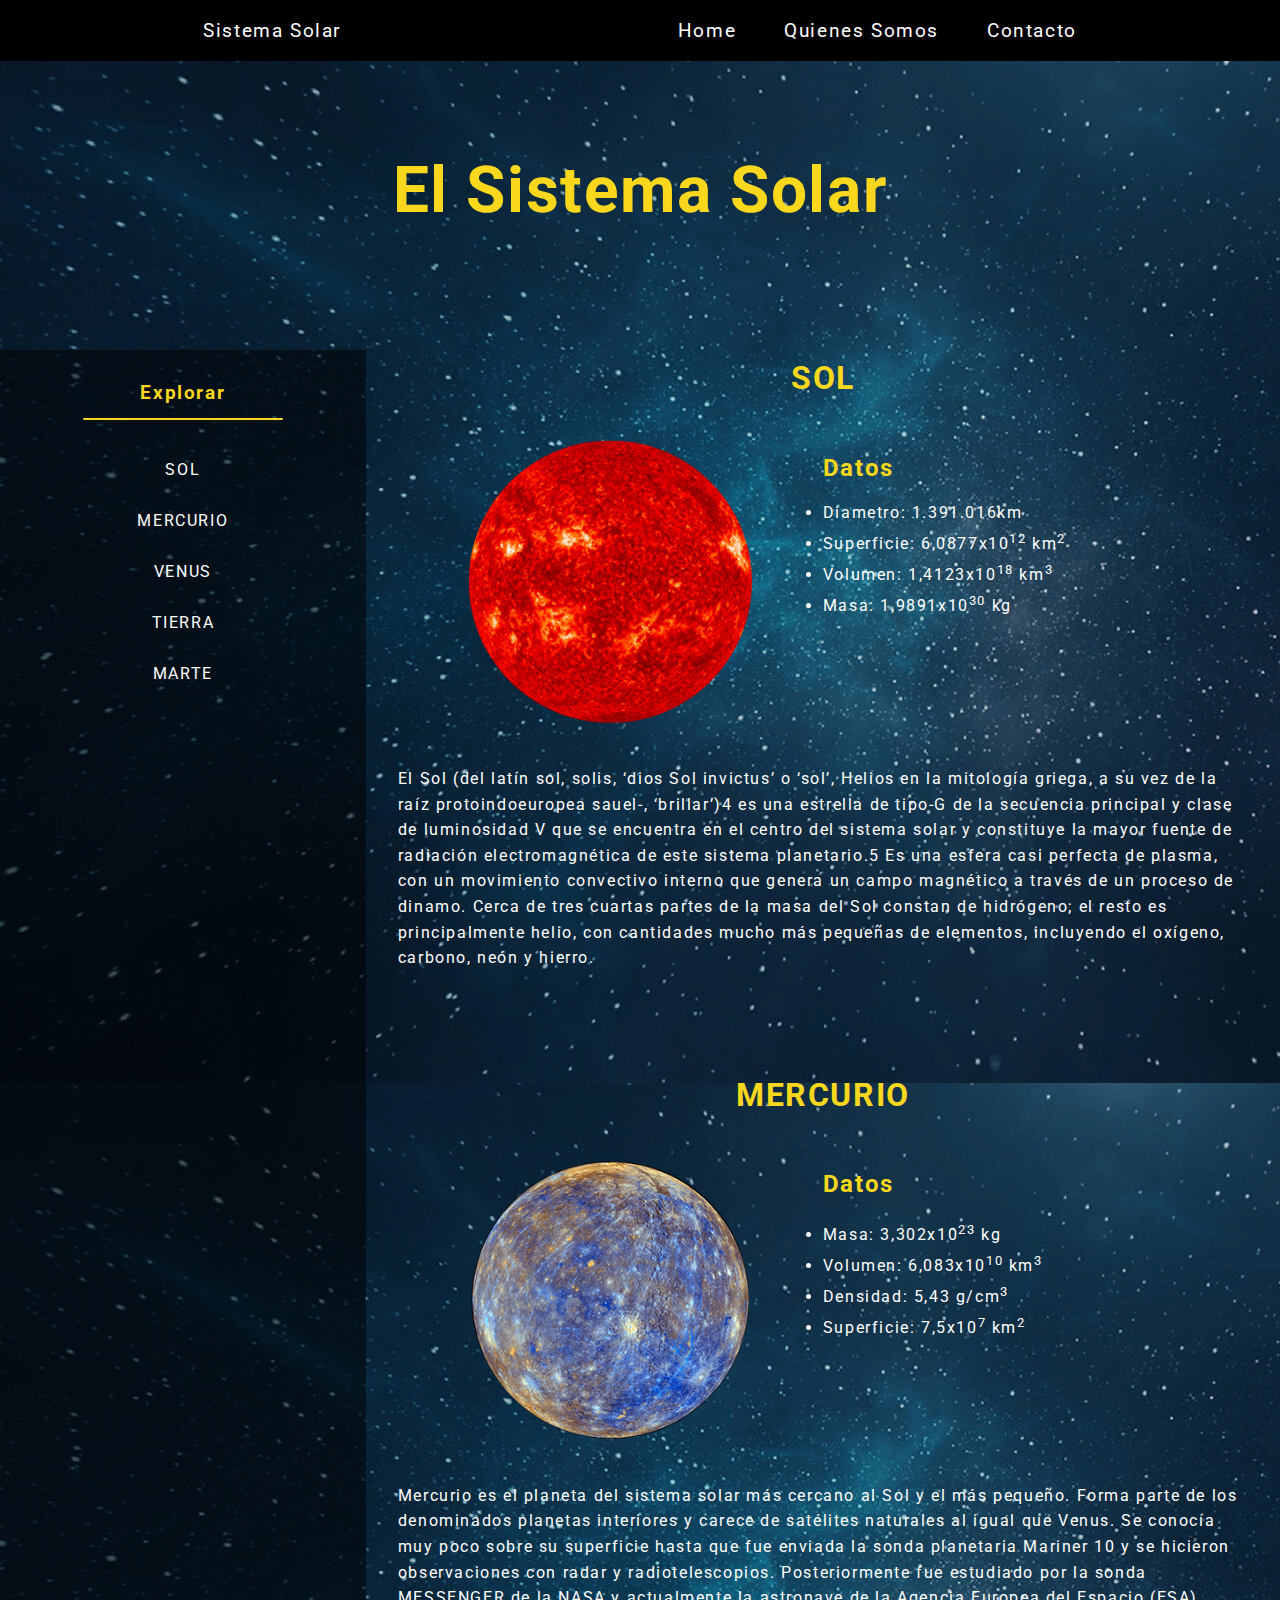
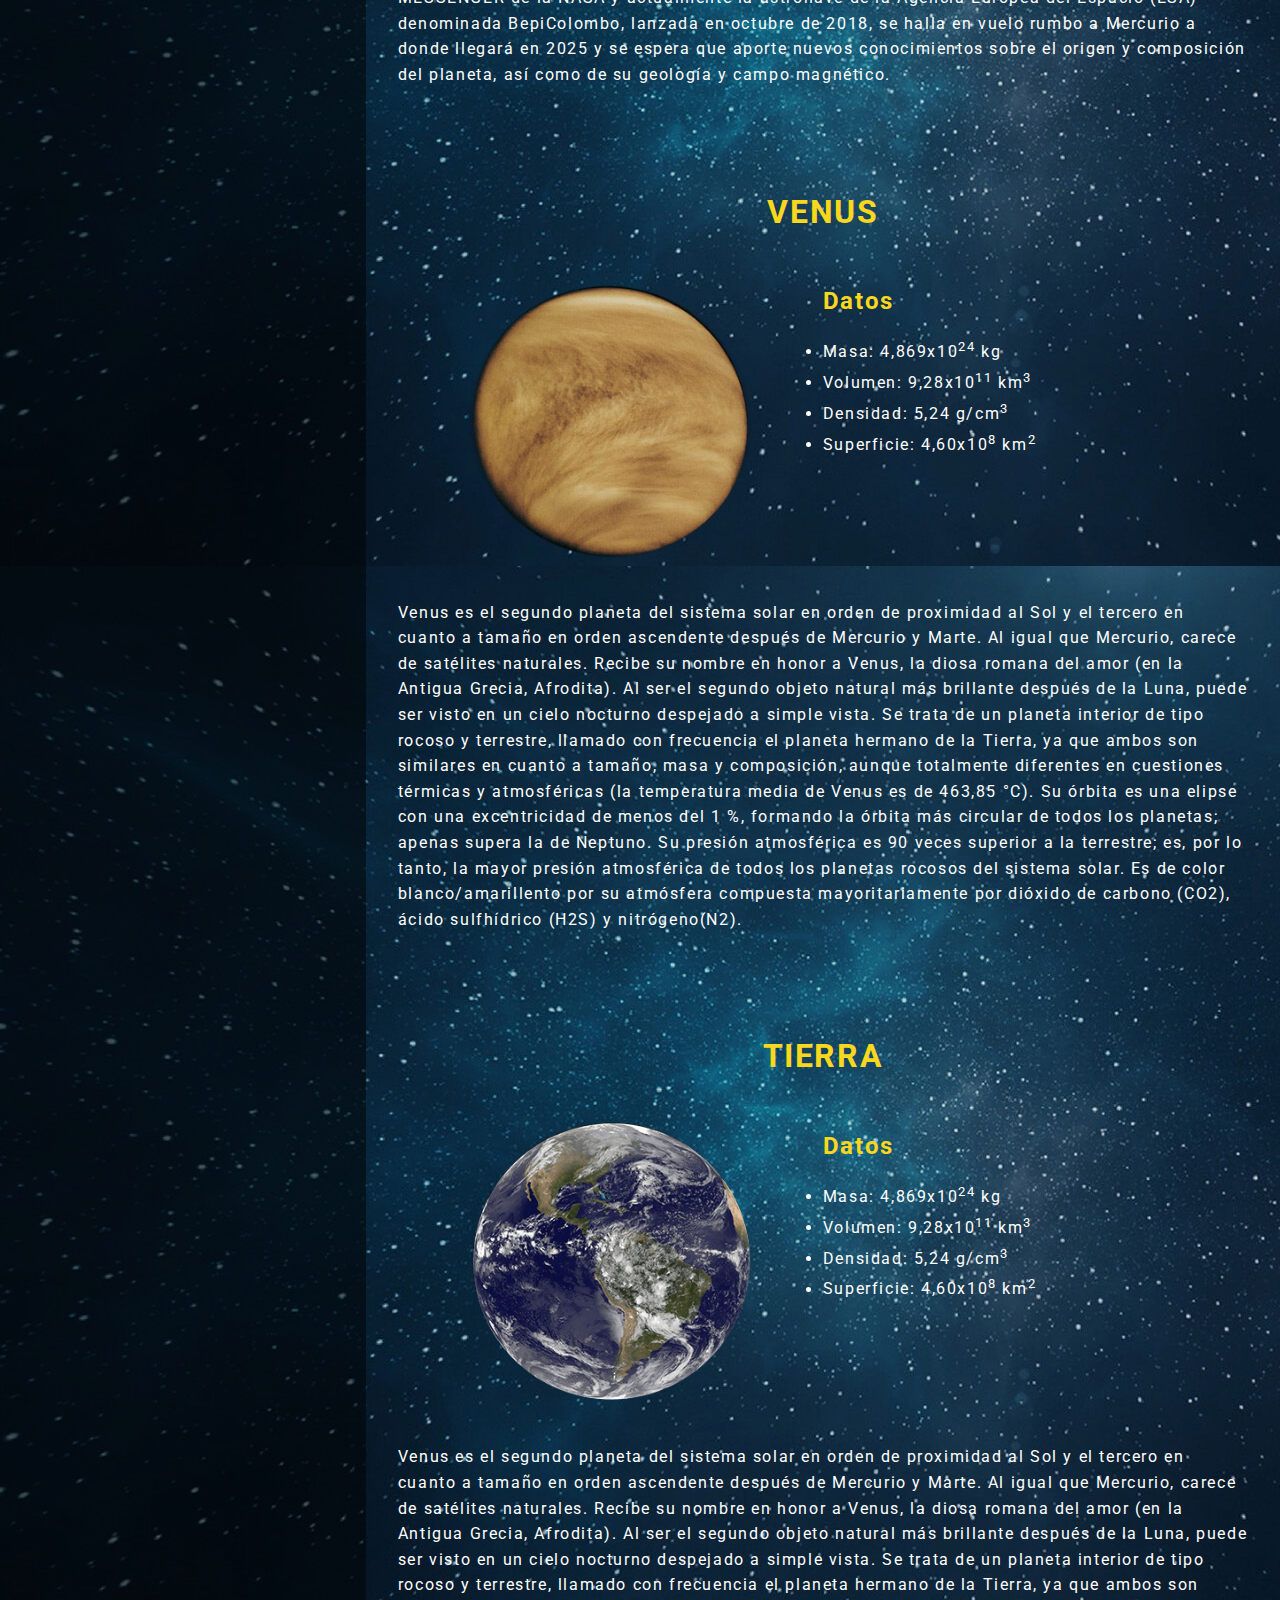
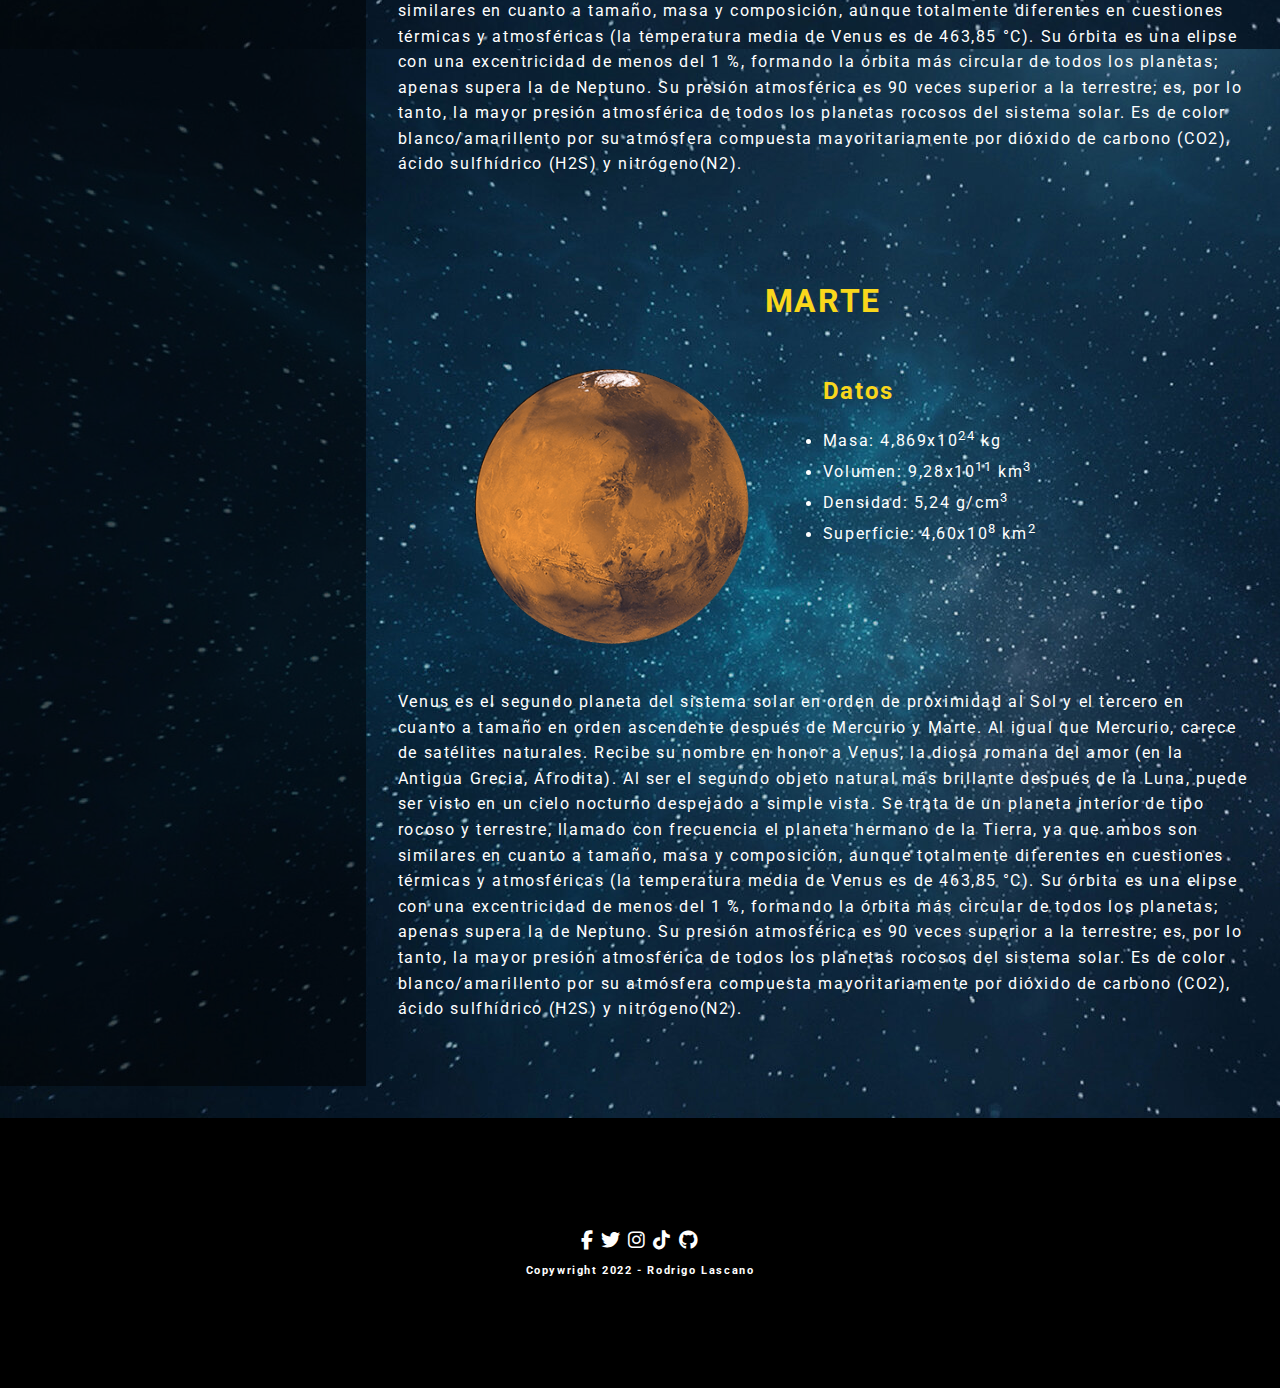
<file: index.html>
<!DOCTYPE html>
<html lang="en">
  <head>
    <meta charset="UTF-8" />
    <meta http-equiv="X-UA-Compatible" content="IE=edge" />
    <meta name="viewport" content="width=device-width, initial-scale=1.0" />
    <link
      rel="stylesheet"
      href="https://cdnjs.cloudflare.com/ajax/libs/font-awesome/6.1.1/css/all.min.css"
    />
    <link rel="stylesheet" href="css/styles.css" />
    <title>Sistema Solar</title>
  </head>
  <body>
    <header>
      <h1 class="logo">Sistema Solar</h1>
      <nav id="nav" class="nav">
        <ul>
          <li><a href="index.html">Home</a></li>
          <li><a href="quienes.html">Quienes Somos</a></li>
          <li><a href="contacto.html">Contacto</a></li>
        </ul>
      </nav>
      <div class="nav-toggle">
        <span></span>
      </div>
    </header>
    <div class="container">
      <div class="hero">
        <h2 class="hero_title">El Sistema Solar</h2>
      </div>
      <aside class="secondary_nav">
        <h3>Explorar</h3>
        <ul>
          <li><a href="#sol">Sol</a></li>
          <li><a href="#mercurio">Mercurio</a></li>
          <li><a href="#venus">Venus</a></li>
          <li><a href="#tierra">Tierra</a></li>
          <li><a href="#marte">Marte</a></li>
        </ul>
      </aside>
      <main class="main">
        <article class="planet" id="sol">
          <h3 class="planet_title">Sol</h3>
          <div class="planet_img">
            <img src="img/sol.png" alt="" />
          </div>
          <div class="planet_data">
            <h4>Datos</h4>
            <ul>
              <li>Diametro: 1.391.016km</li>
              <li>Superficie: 6,0877x10<sup>12</sup> km<sup>2</sup></li>
              <li>Volumen: 1,4123x10<sup>18</sup> km<sup>3</sup></li>
              <li>Masa: 1,9891x10<sup>30</sup> kg</li>
            </ul>
          </div>
          <div class="planet_desc">
            El Sol (del latín sol, solis, ‘dios Sol invictus’ o ‘sol’, Helios en
            la mitología griega, a su vez de la raíz protoindoeuropea sauel-,
            ‘brillar’)4​ es una estrella de tipo-G de la secuencia principal y
            clase de luminosidad V que se encuentra en el centro del sistema
            solar y constituye la mayor fuente de radiación electromagnética de
            este sistema planetario.5​ Es una esfera casi perfecta de plasma,
            con un movimiento convectivo interno que genera un campo magnético a
            través de un proceso de dinamo. Cerca de tres cuartas partes de la
            masa del Sol constan de hidrógeno; el resto es principalmente helio,
            con cantidades mucho más pequeñas de elementos, incluyendo el
            oxígeno, carbono, neón y hierro.
          </div>
        </article>
        <article class="planet" id="mercurio">
          <h3 class="planet_title">Mercurio</h3>
          <div class="planet_img">
            <img src="img/mercurio.png" alt="" />
          </div>
          <div class="planet_data">
            <h4>Datos</h4>
            <ul>
              <li>Masa: 3,302x10<sup>23</sup> kg</li>
              <li>Volumen: 6,083x10<sup>10</sup> km<sup>3</sup></li>
              <li>Densidad: 5,43 g/cm<sup>3</sup></li>
              <li>Superficie: 7,5x10<sup>7</sup> km<sup>2</sup></li>
            </ul>
          </div>
          <div class="planet_desc">
            Mercurio es el planeta del sistema solar más cercano al Sol y el más
            pequeño. Forma parte de los denominados planetas interiores y carece
            de satélites naturales al igual que Venus. Se conocía muy poco sobre
            su superficie hasta que fue enviada la sonda planetaria Mariner 10 y
            se hicieron observaciones con radar y radiotelescopios.
            Posteriormente fue estudiado por la sonda MESSENGER de la NASA y
            actualmente la astronave de la Agencia Europea del Espacio (ESA)
            denominada BepiColombo, lanzada en octubre de 2018, se halla en
            vuelo rumbo a Mercurio a donde llegará en 2025 y se espera que
            aporte nuevos conocimientos sobre el origen y composición del
            planeta, así como de su geología y campo magnético.
          </div>
        </article>
        <article class="planet" id="venus">
          <h3 class="planet_title">Venus</h3>
          <div class="planet_img">
            <img src="img/venus.png" alt="" />
          </div>
          <div class="planet_data">
            <h4>Datos</h4>
            <ul>
              <li>Masa: 4,869x10<sup>24</sup> kg</li>
              <li>Volumen: 9,28x10<sup>11</sup> km<sup>3</sup></li>
              <li>Densidad: 5,24 g/cm<sup>3</sup></li>
              <li>Superficie: 4,60x10<sup>8</sup> km<sup>2</sup></li>
            </ul>
          </div>
          <div class="planet_desc">
            Venus es el segundo planeta del sistema solar en orden de proximidad
            al Sol y el tercero en cuanto a tamaño en orden ascendente después
            de Mercurio y Marte. Al igual que Mercurio, carece de satélites
            naturales. Recibe su nombre en honor a Venus, la diosa romana del
            amor (en la Antigua Grecia, Afrodita). Al ser el segundo objeto
            natural más brillante después de la Luna, puede ser visto en un
            cielo nocturno despejado a simple vista. Se trata de un planeta
            interior de tipo rocoso y terrestre, llamado con frecuencia el
            planeta hermano de la Tierra, ya que ambos son similares en cuanto a
            tamaño, masa y composición, aunque totalmente diferentes en
            cuestiones térmicas y atmosféricas (la temperatura media de Venus es
            de 463,85 °C). Su órbita es una elipse con una excentricidad de
            menos del 1 %, formando la órbita más circular de todos los
            planetas; apenas supera la de Neptuno. Su presión atmosférica es 90
            veces superior a la terrestre; es, por lo tanto, la mayor presión
            atmosférica de todos los planetas rocosos del sistema solar. Es de
            color blanco/amarillento por su atmósfera compuesta mayoritariamente
            por dióxido de carbono (CO2), ácido sulfhídrico (H2S) y
            nitrógeno(N2).
          </div>
        </article>
        <article class="planet" id="tierra">
          <h3 class="planet_title">Tierra</h3>
          <div class="planet_img">
            <img src="img/tierra.png" alt="" />
          </div>
          <div class="planet_data">
            <h4>Datos</h4>
            <ul>
              <li>Masa: 4,869x10<sup>24</sup> kg</li>
              <li>Volumen: 9,28x10<sup>11</sup> km<sup>3</sup></li>
              <li>Densidad: 5,24 g/cm<sup>3</sup></li>
              <li>Superficie: 4,60x10<sup>8</sup> km<sup>2</sup></li>
            </ul>
          </div>
          <div class="planet_desc">
            Venus es el segundo planeta del sistema solar en orden de proximidad
            al Sol y el tercero en cuanto a tamaño en orden ascendente después
            de Mercurio y Marte. Al igual que Mercurio, carece de satélites
            naturales. Recibe su nombre en honor a Venus, la diosa romana del
            amor (en la Antigua Grecia, Afrodita). Al ser el segundo objeto
            natural más brillante después de la Luna, puede ser visto en un
            cielo nocturno despejado a simple vista. Se trata de un planeta
            interior de tipo rocoso y terrestre, llamado con frecuencia el
            planeta hermano de la Tierra, ya que ambos son similares en cuanto a
            tamaño, masa y composición, aunque totalmente diferentes en
            cuestiones térmicas y atmosféricas (la temperatura media de Venus es
            de 463,85 °C). Su órbita es una elipse con una excentricidad de
            menos del 1 %, formando la órbita más circular de todos los
            planetas; apenas supera la de Neptuno. Su presión atmosférica es 90
            veces superior a la terrestre; es, por lo tanto, la mayor presión
            atmosférica de todos los planetas rocosos del sistema solar. Es de
            color blanco/amarillento por su atmósfera compuesta mayoritariamente
            por dióxido de carbono (CO2), ácido sulfhídrico (H2S) y
            nitrógeno(N2).
          </div>
        </article>
        <article class="planet" id="marte">
          <h3 class="planet_title">Marte</h3>
          <div class="planet_img">
            <img src="img/marte.png" alt="" />
          </div>
          <div class="planet_data">
            <h4>Datos</h4>
            <ul>
              <li>Masa: 4,869x10<sup>24</sup> kg</li>
              <li>Volumen: 9,28x10<sup>11</sup> km<sup>3</sup></li>
              <li>Densidad: 5,24 g/cm<sup>3</sup></li>
              <li>Superficie: 4,60x10<sup>8</sup> km<sup>2</sup></li>
            </ul>
          </div>
          <div class="planet_desc">
            Venus es el segundo planeta del sistema solar en orden de proximidad
            al Sol y el tercero en cuanto a tamaño en orden ascendente después
            de Mercurio y Marte. Al igual que Mercurio, carece de satélites
            naturales. Recibe su nombre en honor a Venus, la diosa romana del
            amor (en la Antigua Grecia, Afrodita). Al ser el segundo objeto
            natural más brillante después de la Luna, puede ser visto en un
            cielo nocturno despejado a simple vista. Se trata de un planeta
            interior de tipo rocoso y terrestre, llamado con frecuencia el
            planeta hermano de la Tierra, ya que ambos son similares en cuanto a
            tamaño, masa y composición, aunque totalmente diferentes en
            cuestiones térmicas y atmosféricas (la temperatura media de Venus es
            de 463,85 °C). Su órbita es una elipse con una excentricidad de
            menos del 1 %, formando la órbita más circular de todos los
            planetas; apenas supera la de Neptuno. Su presión atmosférica es 90
            veces superior a la terrestre; es, por lo tanto, la mayor presión
            atmosférica de todos los planetas rocosos del sistema solar. Es de
            color blanco/amarillento por su atmósfera compuesta mayoritariamente
            por dióxido de carbono (CO2), ácido sulfhídrico (H2S) y
            nitrógeno(N2).
          </div>
        </article>
      </main>
    </div>
    <footer>
      <div class="social-media">
        <i class="fa-brands fa-facebook-f"></i>
        <i class="fa-brands fa-twitter"></i>
        <i class="fa-brands fa-instagram"></i>
        <i class="fa-brands fa-tiktok"></i>
        <i class="fa-brands fa-github"></i>
      </div>
      <h6>Copywright 2022 - Rodrigo Lascano</h6>
    </footer>
    <script src="js/script.js"></script>
  </body>
</html>
</file>
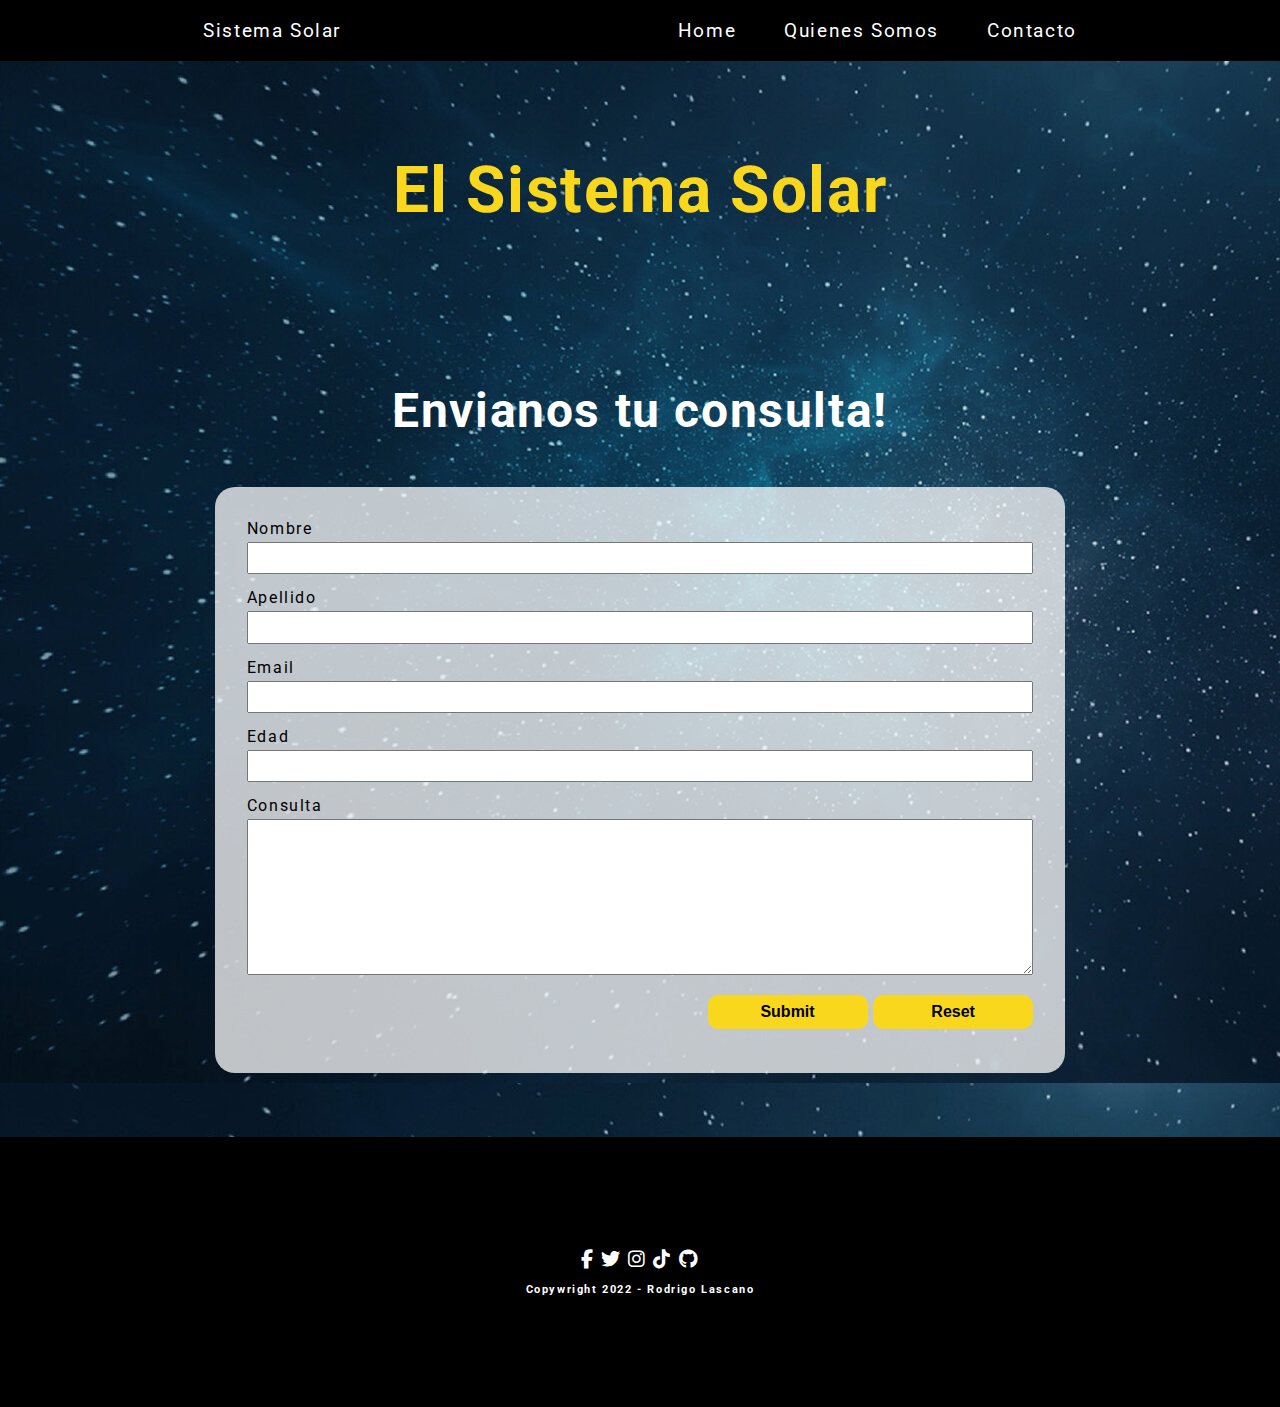
<file: contacto.html>
<!DOCTYPE html>
<html lang="en">
  <head>
    <meta charset="UTF-8" />
    <meta http-equiv="X-UA-Compatible" content="IE=edge" />
    <meta name="viewport" content="width=device-width, initial-scale=1.0" />
    <link
      rel="stylesheet"
      href="https://cdnjs.cloudflare.com/ajax/libs/font-awesome/6.1.1/css/all.min.css"
    />
    <link rel="stylesheet" href="css/styles.css" />
    <title>Sistema Solar</title>
  </head>
  <body>
    <header>
      <h1 class="logo">Sistema Solar</h1>
      <nav id="nav" class="nav">
        <ul>
          <li><a href="index.html">Home</a></li>
          <li><a href="quienes.html">Quienes Somos</a></li>
          <li><a href="contacto.html">Contacto</a></li>
        </ul>
      </nav>
      <div class="nav-toggle">
        <span></span>
      </div>
    </header>
    <div class="container">
      <div class="hero">
        <h2 class="hero_title">El Sistema Solar</h2>
      </div>
      <main class="contact">
        <h2>Envianos tu consulta!</h2>
        <div class="mensaje_exito">Consulta enviada correctamente!</div>
        <div class="mensaje_error">
          <ul></ul>
        </div>
        <form action="#" method="GET" id="contact-form">
          <label for="nombre">Nombre</label>
          <input type="text" id="nombre" />
          <label for="nombre">Apellido</label>
          <input type="text" id="apellido" />
          <label for="email">Email</label>
          <input type="text" id="email" />
          <label for="edad">Edad</label>
          <input type="number" id="edad" />
          <label for="consulta">Consulta</label>
          <textarea id="consulta" cols="30" rows="10"></textarea>
          <div class="buttons">
            <input type="submit" />
            <input type="reset" />
          </div>
        </form>
      </main>
    </div>
    <footer>
      <div class="social-media">
        <i class="fa-brands fa-facebook-f"></i>
        <i class="fa-brands fa-twitter"></i>
        <i class="fa-brands fa-instagram"></i>
        <i class="fa-brands fa-tiktok"></i>
        <i class="fa-brands fa-github"></i>
      </div>
      <h6>Copywright 2022 - Rodrigo Lascano</h6>
    </footer>
    <script src="js/script.js"></script>
    <script src="js/script2.js"></script>
  </body>
</html>
</file>
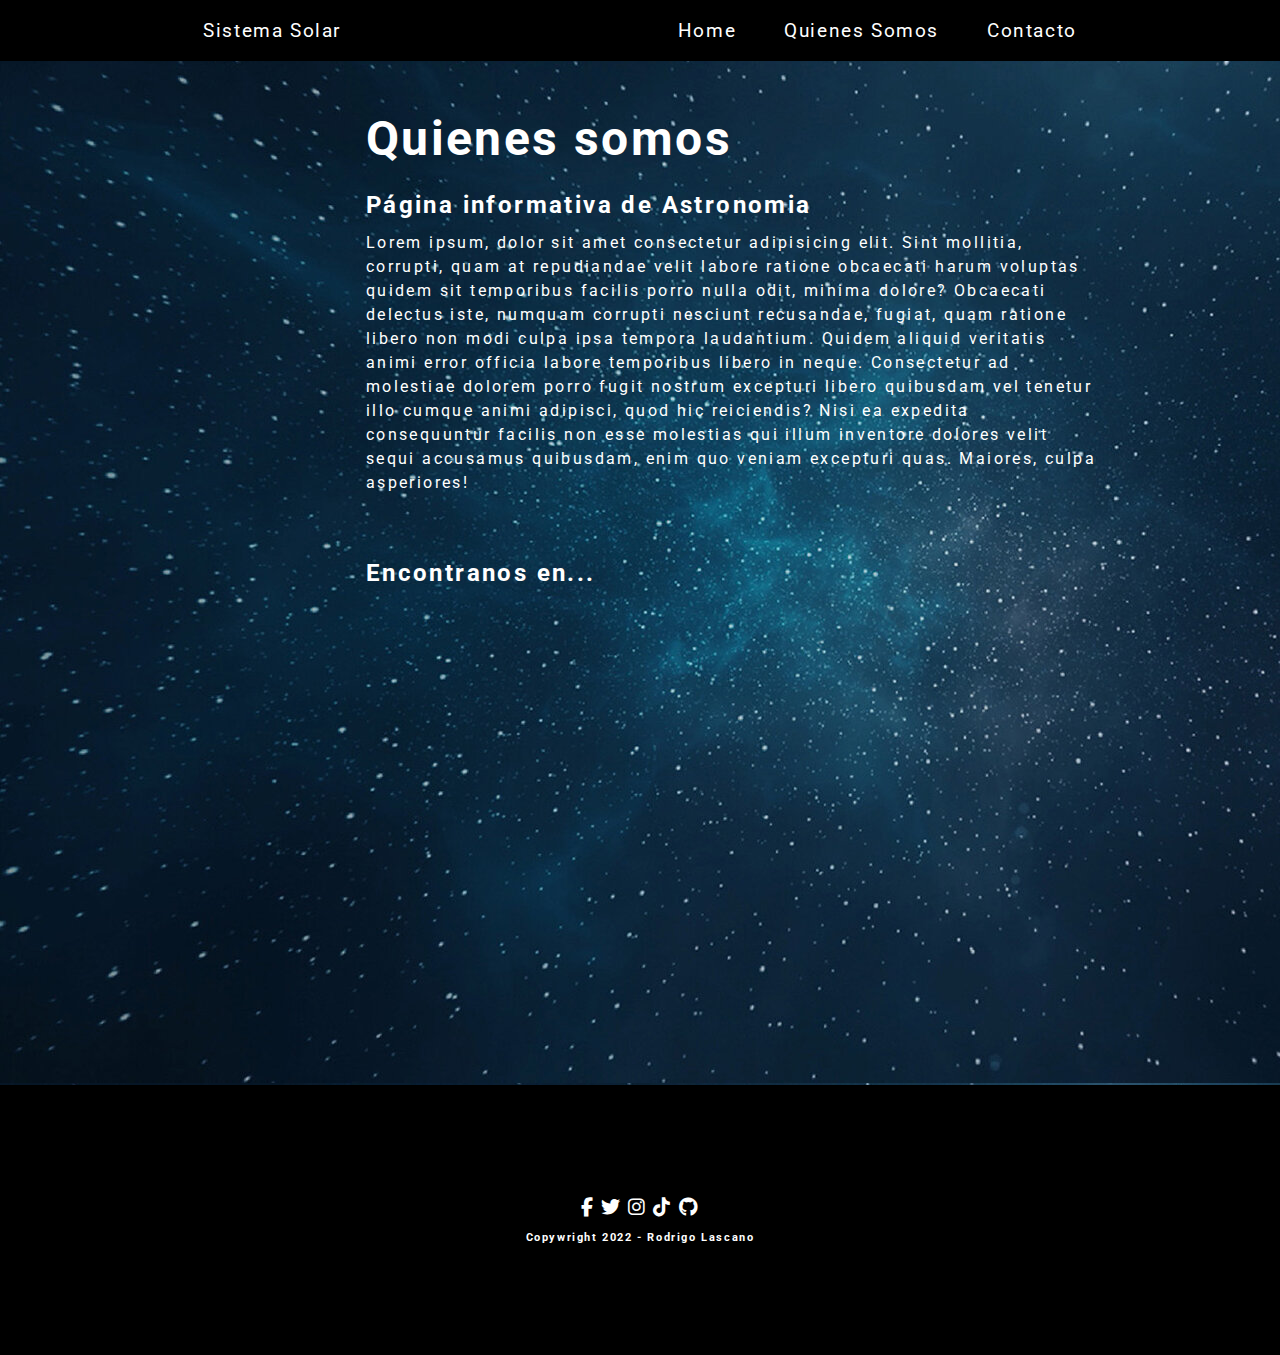
<file: quienes.html>
<!DOCTYPE html>
<html lang="en">
  <head>
    <meta charset="UTF-8" />
    <meta http-equiv="X-UA-Compatible" content="IE=edge" />
    <meta name="viewport" content="width=device-width, initial-scale=1.0" />
    <link
      rel="stylesheet"
      href="https://cdnjs.cloudflare.com/ajax/libs/font-awesome/6.1.1/css/all.min.css"
    />
    <link rel="stylesheet" href="css/styles.css" />
    <title>Sistema Solar</title>
  </head>
  <body>
    <header>
      <h1 class="logo">Sistema Solar</h1>
      <nav id="nav" class="nav">
        <ul>
          <li><a href="index.html">Home</a></li>
          <li><a href="quienes.html">Quienes Somos</a></li>
          <li><a href="contacto.html">Contacto</a></li>
        </ul>
      </nav>
      <div class="nav-toggle">
        <span></span>
      </div>
    </header>
    <div class="container">
      <main class="quienes-somos">
        <h2>Quienes somos</h2>
        <h3>Página informativa de Astronomia</h3>
        <p>
          Lorem ipsum, dolor sit amet consectetur adipisicing elit. Sint
          mollitia, corrupti, quam at repudiandae velit labore ratione obcaecati
          harum voluptas quidem sit temporibus facilis porro nulla odit, minima
          dolore? Obcaecati delectus iste, numquam corrupti nesciunt recusandae,
          fugiat, quam ratione libero non modi culpa ipsa tempora laudantium.
          Quidem aliquid veritatis animi error officia labore temporibus libero
          in neque. Consectetur ad molestiae dolorem porro fugit nostrum
          excepturi libero quibusdam vel tenetur illo cumque animi adipisci,
          quod hic reiciendis? Nisi ea expedita consequuntur facilis non esse
          molestias qui illum inventore dolores velit sequi accusamus quibusdam,
          enim quo veniam excepturi quas. Maiores, culpa asperiores!
        </p>
        <div class="ubicacion">
          <h3>Encontranos en...</h3>
          <iframe
            src="https://www.google.com/maps/embed?pb=!1m18!1m12!1m3!1d3376.8707349951624!2d-64.09603904802556!3d-32.18076031752669!2m3!1f0!2f0!3f0!3m2!1i1024!2i768!4f13.1!3m3!1m2!1s0x95cd6ee6f675701d%3A0xc86c514d583ecee2!2zUsOtbyBDYXJjYXJhw7FhIDExNDMsIFLDrW8gVGVyY2VybywgQ8OzcmRvYmE!5e0!3m2!1ses!2sar!4v1653186986384!5m2!1ses!2sar"
            width="600"
            height="450"
            style="border: 0"
            allowfullscreen=""
            loading="lazy"
            referrerpolicy="no-referrer-when-downgrade"
          ></iframe>
        </div>
      </main>
    </div>
    <footer>
      <div class="social-media">
        <i class="fa-brands fa-facebook-f"></i>
        <i class="fa-brands fa-twitter"></i>
        <i class="fa-brands fa-instagram"></i>
        <i class="fa-brands fa-tiktok"></i>
        <i class="fa-brands fa-github"></i>
      </div>
      <h6>Copywright 2022 - Rodrigo Lascano</h6>
    </footer>
    <script src="js/script.js"></script>
  </body>
</html>
</file>
<file: css/styles.css>
/*F9D71C*/
@import url("https://fonts.googleapis.com/css2?family=Roboto:wght@100;400;700&display=swap");

*,
*::before,
*::after {
  box-sizing: border-box;
  margin: 0;
}

body {
  font-family: "Roboto", sans-serif;
  margin: 0;
  background-color: #000;
  background-image: url("/img/space.jpg");
  letter-spacing: 0.1em;
}

header {
  position: fixed;
  z-index: 999;
  top: 0;
  background-color: #000;
  text-align: center;
  width: 100%;
  color: white;
  margin: 0;
  padding: 1.2em;
}

.logo {
  font-weight: 400;
  font-size: 1.2rem;
}

.nav {
  position: absolute;
  text-align: left;
  background-color: #000;
  top: 100%;
  left: 0;
  width: 100%;
  transform: scale(1, 0);
  transition: transform ease-in-out 500ms;
  transform-origin: top;
}

.nav ul {
  margin: 0;
  padding: 0;
  list-style: none;
}

.nav li {
  margin-bottom: 1em;
  margin-left: 1em;
}

.nav a {
  color: white;
  text-decoration: none;
  font-size: 1.2rem;
  opacity: 0;
  transition: opacity 150ms ease-in-out;
}

.nav a:hover {
  color: #f9d71c;
}

.nav-show {
  transform: scale(1, 1);
}

.nav-show a {
  opacity: 1;
  transition: opacity 250ms ease-in-out 300ms;
}

.nav-toggle {
  position: absolute;
  color: white;
  height: 100%;
  top: 0;
  left: 1em;
  display: flex;
  align-items: center;
}

.nav-toggle span,
.nav-toggle span::after,
.nav-toggle span::before {
  display: block;
  background-color: white;
  width: 2em;
  height: 2px;
  position: relative;
}

.nav-toggle span::after,
.nav-toggle span::before {
  content: "";
  position: absolute;
}

.nav-toggle span::after {
  top: 7px;
}

.nav-toggle span::before {
  bottom: 7px;
}

.container {
  margin-top: 30px;
  overflow: hidden;
  display: grid;
  grid-template-columns: 1fr minmax(80px, 1fr) minmax(240px, 4fr) 1fr;
  grid-template-areas:
    "hero hero hero hero"
    "nav nav nav nav"
    "main main main main"
    "footer footer footer footer";
}

.hero {
  grid-area: hero;
  width: 100%;
  height: 20em;
  display: flex;
  align-items: center;
  justify-content: center;
}

.hero_title {
  text-align: center;
  color: #f9d71c;
  font-size: 2rem;
}

.secondary_nav {
  grid-area: nav;
  background-color: rgba(0, 0, 0, 0.5);
  width: 100%;
  margin: 0;
  padding: 2em 0;
}

.secondary_nav h3 {
  text-align: center;
  color: #fff;
  margin-bottom: 2em;
  position: relative;
}

.secondary_nav h3::after {
  position: absolute;
  top: 100%;
  margin-top: 0.5em 0;
  left: 50%;
  transform: translate(-50%, 0.75em);
  content: "";
  width: 200px;
  height: 2px;
  background-color: #f9d71c;
  border-radius: 2px;
}

.secondary_nav ul {
  text-align: center;
  margin: 0;
  padding: 0;
  list-style: none;
}

.secondary_nav li {
  margin-bottom: 1.2em;
  padding: 0;
}

.secondary_nav a {
  font-size: 1rem;
  color: #fff;
  text-decoration: none;
  text-transform: uppercase;
}

.secondary_nav a:hover {
  color: #f9d71c;
}

.secondary_nav .active {
  color: #f9d71c;
}

.main {
  grid-area: main;
  margin: 4em 2em;
}

.planet {
  padding: 1em;
  display: flex;
  flex-direction: column;
  line-height: 1.6em;
  margin-bottom: 5em;
}

.planet_title {
  text-align: center;
  text-transform: uppercase;
  color: #f9d71c;
  font-size: 2rem;
  margin-bottom: 1em;
}

.planet_img {
  width: 100%;
  margin-bottom: 1em;
  text-align: center;
}

.planet_img img {
  max-width: 100%;
}

.planet_data {
  margin: 2em 0;
  color: #fff;
}

.planet_data h4 {
  text-align: center;
  font-size: 1.5rem;
  margin-bottom: 0.8em;
  color: #f9d71c;
}

.planet_data ul {
  margin: 0;
}

.planet_desc {
  color: #fff;
}

footer {
  grid-area: footer;
  color: #fff;
  margin-bottom: 0;
  background-color: rgba(0, 0, 0, 1);
  display: flex;
  flex-direction: column;
  align-items: center;
  justify-content: center;
  height: 30vh;
}

footer .social-media {
  color: #fff;
  margin-bottom: 0.6em;
  font-size: 1.2rem;
}

/*Estilos pagina contacto*/
.contact {
  grid-column: 2/4;
  padding: 2em;
  margin-bottom: 2em;
}

.contact h2 {
  font-size: 3rem;
  text-align: center;
  color: #fff;
  margin-bottom: 1em;
}

.contact form {
  display: flex;
  flex-direction: column;
  gap: 0.25em;
  background-color: rgba(255, 255, 255, 0.75);
  padding: 2em;
  border-radius: 20px;
}

.contact input {
  margin-bottom: 0.75em;
}

.contact input[type="text"],
.contact input[type="number"] {
  padding: 0.5em 0;
}

.buttons {
  align-self: flex-end;
  margin-top: 1em;
}

.contact input[type="submit"],
.contact input[type="reset"] {
  width: 10em;
  font-size: 1rem;
  padding: 0.5em 0.25em;
  background-color: #f9d71c;
  color: #000;
  font-weight: bold;
  border: none;
  border-radius: 10px;
}

.contact input[type="submit"]:hover,
.contact input[type="reset"]:hover {
  color: #fff;
}

.mensaje_exito,
.mensaje_error {
  display: none;
  width: 80%;
  margin: 2em auto;
  padding: 1em;
  font-weight: bold;
  border-radius: 20px;
}

.mensaje_exito {
  background-color: lightgreen;
  color: green;
  border: 2px solid green;
  text-align: center;
}

.mensaje_error {
  background-color: lightpink;
  color: red;
  border: 2px solid red;
}

/*Estilos quienes somos*/
.quienes-somos {
  grid-column: 3 / 4;
  color: #fff;
  height: max-content;
  margin-top: 5em;
  letter-spacing: 0.15em;
}

.quienes-somos h2 {
  font-size: 3rem;
  margin-bottom: 0.5em;
}

.quienes-somos h3 {
  font-size: 1.5rem;
  margin-bottom: 0.5em;
}

.quienes-somos p {
  margin-bottom: 4em;
  line-height: 1.5em;
}

.ubicacion {
  margin-bottom: 2em;
}

@media screen and (min-width: 768px) {
  .nav-toggle {
    display: none;
  }

  header {
    display: grid;
    grid-template-columns: 1fr auto minmax(600px, 4fr) 1fr;
  }

  .logo {
    grid-column: 2 / 3;
  }

  .nav {
    all: unset;
    grid-column: 3 / 4;
    display: flex;
    justify-content: flex-end;
    align-items: center;
  }

  .nav ul {
    display: flex;
    justify-content: flex-end;
  }

  .nav li {
    margin-left: 3em;
    margin-bottom: 0;
  }

  .nav a {
    opacity: 1;
  }

  .secondary_nav {
    display: flex;
    align-items: center;
    justify-content: space-between;
    padding: 2em;
  }

  .secondary_nav h3 {
    color: #f9d71c;
    margin-bottom: 0;
  }

  .secondary_nav h3::after {
    display: none;
  }

  .secondary_nav ul {
    display: flex;
    justify-content: space-around;
    width: 100%;
    margin-bottom: 0;
    padding: 0;
  }

  .secondary_nav li {
    margin-bottom: 0;
  }

  .planet {
    display: grid;
    grid-template-columns: minmax(360px, 1fr) minmax(360px, 1fr);
    grid-template-areas:
      "title title"
      "img datos"
      "desc desc";
  }

  .planet_img {
    grid-area: img;
  }

  .planet_title {
    grid-area: title;
    text-align: center;
    margin-bottom: 1em;
  }

  .planet_data {
    grid-area: datos;
  }

  .planet_data h4 {
    text-align: left;
  }

  .planet_data ul {
    margin-left: 0;
    padding-left: 0;
  }

  .planet_desc {
    grid-area: desc;
  }
}

@media screen and (min-width: 1024px) {
  .container {
    grid-template-areas:
      "hero hero hero hero"
      "nav nav main main"
      "footer footer footer footer";
  }

  .hero {
    margin-bottom: 0;
  }

  .hero_title {
    font-size: 4rem;
  }

  .secondary_nav {
    flex-direction: column;
    justify-content: flex-start;
    margin-bottom: 2em;
  }

  .secondary_nav h3 {
    margin-bottom: 3em;
  }

  .secondary_nav h3::after {
    display: block;
  }

  .secondary_nav ul {
    flex-direction: column;
  }

  .secondary_nav li {
    margin-bottom: 2em;
  }

  .main {
    margin: 0 1em;
  }
}

/*utilidad*/
.mostrar {
  display: block;
}

.ocultar {
  display: none;
}
</file>
